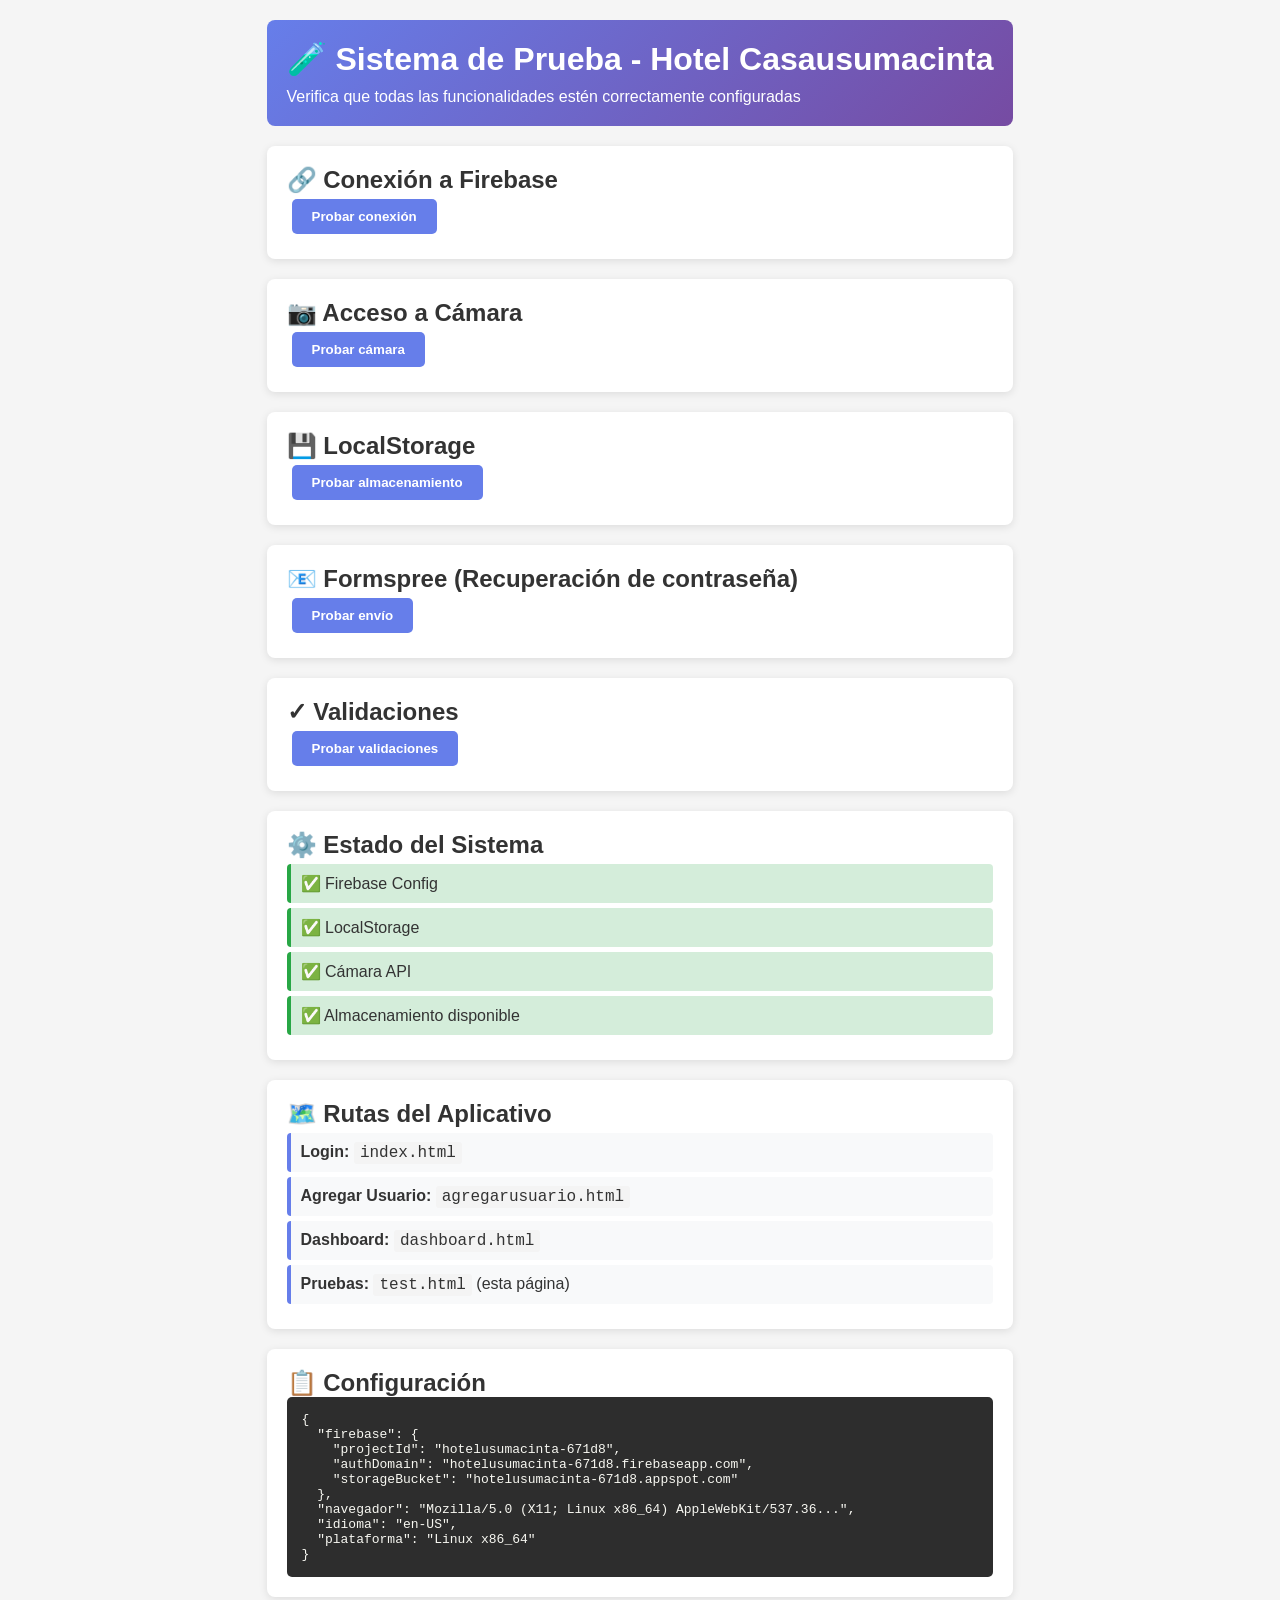
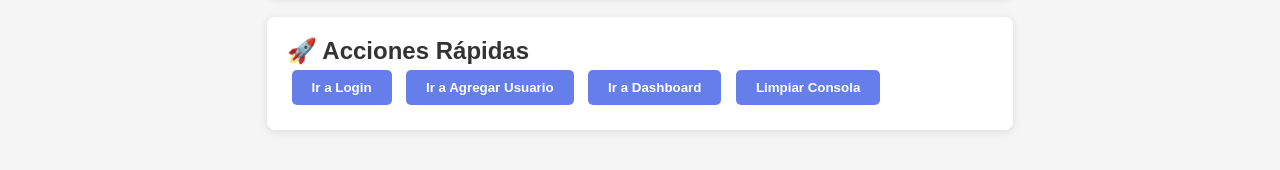
<file: test.html>
<!DOCTYPE html>
<html lang="es">
<head>
  <meta charset="UTF-8">
  <meta name="viewport" content="width=device-width, initial-scale=1.0">
  <title>Sistema de Prueba - Hotel Casausumacinta</title>
  <link rel="stylesheet" href="styles.css">
  <style>
    .test-container {
      padding: 20px;
      max-width: 1200px;
      margin: 0 auto;
    }

    .test-card {
      background: white;
      padding: 20px;
      margin: 20px 0;
      border-radius: 8px;
      box-shadow: 0 2px 8px rgba(0, 0, 0, 0.1);
    }

    .test-button {
      padding: 10px 20px;
      margin: 5px;
      background: #667eea;
      color: white;
      border: none;
      border-radius: 5px;
      cursor: pointer;
      font-weight: 600;
      transition: all 0.3s;
    }

    .test-button:hover {
      background: #764ba2;
      transform: translateY(-2px);
    }

    .test-result {
      margin-top: 10px;
      padding: 10px;
      border-radius: 5px;
      display: none;
    }

    .test-result.success {
      display: block;
      background: #d4edda;
      color: #155724;
      border: 1px solid #c3e6cb;
    }

    .test-result.error {
      display: block;
      background: #f8d7da;
      color: #721c24;
      border: 1px solid #f5c6cb;
    }

    .test-list {
      list-style: none;
      padding: 0;
    }

    .test-list li {
      padding: 10px;
      margin: 5px 0;
      background: #f8f9fa;
      border-left: 4px solid #667eea;
      border-radius: 4px;
    }

    .test-list li.pass {
      background: #d4edda;
      border-left-color: #28a745;
    }

    .test-list li.fail {
      background: #f8d7da;
      border-left-color: #dc3545;
    }

    code {
      background: #f4f4f4;
      padding: 2px 6px;
      border-radius: 3px;
      font-family: 'Courier New', monospace;
    }

    pre {
      background: #2d2d2d;
      color: #f8f8f2;
      padding: 15px;
      border-radius: 5px;
      overflow-x: auto;
    }

    .header-test {
      background: linear-gradient(135deg, #667eea 0%, #764ba2 100%);
      color: white;
      padding: 20px;
      border-radius: 8px;
      margin-bottom: 20px;
    }

    .header-test h1 {
      margin: 0 0 10px 0;
    }
  </style>
</head>
<body style="background: #f5f5f5;">
  <div class="test-container">
    <div class="header-test">
      <h1>🧪 Sistema de Prueba - Hotel Casausumacinta</h1>
      <p>Verifica que todas las funcionalidades estén correctamente configuradas</p>
    </div>

    <!-- Prueba de conexión a Firebase -->
    <div class="test-card">
      <h2>🔗 Conexión a Firebase</h2>
      <button class="test-button" onclick="probarFirebase()">Probar conexión</button>
      <div id="resultFirebase" class="test-result"></div>
    </div>

    <!-- Prueba de cámara -->
    <div class="test-card">
      <h2>📷 Acceso a Cámara</h2>
      <button class="test-button" onclick="probarCamara()">Probar cámara</button>
      <video id="videoPrueba" style="max-width: 300px; border-radius: 5px; margin-top: 10px; display: none;"></video>
      <button class="test-button" id="detenerCamara" onclick="detenerCamara()" style="display: none;">Detener</button>
      <div id="resultCamara" class="test-result"></div>
    </div>

    <!-- Prueba de almacenamiento local -->
    <div class="test-card">
      <h2>💾 LocalStorage</h2>
      <button class="test-button" onclick="probarLocalStorage()">Probar almacenamiento</button>
      <div id="resultStorage" class="test-result"></div>
    </div>

    <!-- Prueba de Formspree -->
    <div class="test-card">
      <h2>📧 Formspree (Recuperación de contraseña)</h2>
      <button class="test-button" onclick="probarFormspree()">Probar envío</button>
      <div id="resultFormspree" class="test-result"></div>
    </div>

    <!-- Prueba de validaciones -->
    <div class="test-card">
      <h2>✓ Validaciones</h2>
      <button class="test-button" onclick="probarValidaciones()">Probar validaciones</button>
      <div id="resultValidaciones" class="test-result"></div>
    </div>

    <!-- Estado del sistema -->
    <div class="test-card">
      <h2>⚙️ Estado del Sistema</h2>
      <ul class="test-list" id="estadoSistema"></ul>
    </div>

    <!-- Rutas disponibles -->
    <div class="test-card">
      <h2>🗺️ Rutas del Aplicativo</h2>
      <ul class="test-list">
        <li><strong>Login:</strong> <code>index.html</code></li>
        <li><strong>Agregar Usuario:</strong> <code>agregarusuario.html</code></li>
        <li><strong>Dashboard:</strong> <code>dashboard.html</code></li>
        <li><strong>Pruebas:</strong> <code>test.html</code> (esta página)</li>
      </ul>
    </div>

    <!-- Resumen de configuración -->
    <div class="test-card">
      <h2>📋 Configuración</h2>
      <pre id="configResumen"></pre>
    </div>

    <!-- Botones de acción rápida -->
    <div class="test-card">
      <h2>🚀 Acciones Rápidas</h2>
      <button class="test-button" onclick="irALogin()">Ir a Login</button>
      <button class="test-button" onclick="irAgregarUsuario()">Ir a Agregar Usuario</button>
      <button class="test-button" onclick="irADashboard()">Ir a Dashboard</button>
      <button class="test-button" onclick="limpiarConsola()">Limpiar Consola</button>
    </div>
  </div>

  <script type="module">
    import { firebaseConfig } from './config.js';
    import { validarEmail, validarTelefono, validarContraseña } from './utils.js';

    // Prueba de Firebase
    window.probarFirebase = function() {
      const resultado = document.getElementById('resultFirebase');
      try {
        const checks = {
          'API Key': !!firebaseConfig.apiKey,
          'Auth Domain': !!firebaseConfig.authDomain,
          'Project ID': !!firebaseConfig.projectId,
          'Storage Bucket': !!firebaseConfig.storageBucket,
          'Messaging Sender ID': !!firebaseConfig.messagingSenderId,
          'App ID': !!firebaseConfig.appId
        };

        let html = '<strong>Verificando configuración:</strong><ul class="test-list">';
        let todoOk = true;

        for (const [key, value] of Object.entries(checks)) {
          html += `<li class="${value ? 'pass' : 'fail'}">
            ${value ? '✅' : '❌'} ${key}: ${value ? 'Configurado' : 'FALTA'}
          </li>`;
          if (!value) todoOk = false;
        }

        html += '</ul>';
        resultado.innerHTML = html;
        resultado.className = `test-result ${todoOk ? 'success' : 'error'}`;

      } catch (error) {
        resultado.innerHTML = `❌ Error: ${error.message}`;
        resultado.className = 'test-result error';
      }
    };

    // Prueba de cámara
    window.probarCamara = async function() {
      const resultado = document.getElementById('resultCamara');
      try {
        const stream = await navigator.mediaDevices.getUserMedia({ video: true });
        const video = document.getElementById('videoPrueba');
        video.srcObject = stream;
        video.style.display = 'block';
        document.getElementById('detenerCamara').style.display = 'inline-block';

        resultado.innerHTML = '✅ Cámara funcionando correctamente';
        resultado.className = 'test-result success';

        window.cameraStream = stream;
      } catch (error) {
        resultado.innerHTML = `❌ Error: ${error.message}`;
        resultado.className = 'test-result error';
      }
    };

    window.detenerCamara = function() {
      if (window.cameraStream) {
        window.cameraStream.getTracks().forEach(track => track.stop());
        document.getElementById('videoPrueba').style.display = 'none';
        document.getElementById('detenerCamara').style.display = 'none';
      }
    };

    // Prueba de LocalStorage
    window.probarLocalStorage = function() {
      const resultado = document.getElementById('resultStorage');
      try {
        localStorage.setItem('test_key', 'test_value');
        const valor = localStorage.getItem('test_key');
        localStorage.removeItem('test_key');

        if (valor === 'test_value') {
          resultado.innerHTML = '✅ LocalStorage funcionando correctamente';
          resultado.className = 'test-result success';
        } else {
          throw new Error('No se pudo recuperar el valor');
        }
      } catch (error) {
        resultado.innerHTML = `❌ Error: ${error.message}`;
        resultado.className = 'test-result error';
      }
    };

    // Prueba de Formspree
    window.probarFormspree = async function() {
      const resultado = document.getElementById('resultFormspree');
      try {
        const response = await fetch('https://formspree.io/f/mdawakab', {
          method: 'POST',
          headers: { 'Content-Type': 'application/json' },
          body: JSON.stringify({
            nombreCompleto: 'Prueba Sistema',
            correo: 'test@prueba.com',
            telefono: '1234567890',
            asunto: 'Prueba de conexión'
          })
        });

        if (response.ok) {
          resultado.innerHTML = '✅ Formspree conectado correctamente';
          resultado.className = 'test-result success';
        } else {
          throw new Error('Respuesta no válida');
        }
      } catch (error) {
        resultado.innerHTML = `❌ Error: ${error.message}`;
        resultado.className = 'test-result error';
      }
    };

    // Prueba de validaciones
    window.probarValidaciones = function() {
      const resultado = document.getElementById('resultValidaciones');
      
      const tests = [
        { nombre: 'Email válido', fn: () => validarEmail('test@example.com'), expected: true },
        { nombre: 'Email inválido', fn: () => validarEmail('email_invalido'), expected: false },
        { nombre: 'Teléfono válido', fn: () => validarTelefono('+52 5512345678'), expected: true },
        { nombre: 'Teléfono inválido', fn: () => validarTelefono('123'), expected: false },
        { nombre: 'Contraseña válida', fn: () => validarContraseña('abc123'), expected: true },
        { nombre: 'Contraseña muy corta', fn: () => validarContraseña('123'), expected: false }
      ];

      let html = '<ul class="test-list">';
      let todoOk = true;

      tests.forEach(test => {
        const resultado = test.fn();
        const pass = resultado === test.expected;
        html += `<li class="${pass ? 'pass' : 'fail'}">
          ${pass ? '✅' : '❌'} ${test.nombre}
        </li>`;
        if (!pass) todoOk = false;
      });

      html += '</ul>';
      resultado.innerHTML = html;
      resultado.className = `test-result ${todoOk ? 'success' : 'error'}`;
    };

    // Estado del sistema
    window.mostrarEstado = function() {
      const estadoDiv = document.getElementById('estadoSistema');
      const checks = [
        { name: 'Firebase Config', ok: !!firebaseConfig.apiKey },
        { name: 'LocalStorage', ok: typeof Storage !== 'undefined' },
        { name: 'Cámara API', ok: !!navigator.mediaDevices?.getUserMedia },
        { name: 'Almacenamiento disponible', ok: navigator.storage?.persist !== undefined }
      ];

      let html = '';
      checks.forEach(check => {
        html += `<li class="${check.ok ? 'pass' : 'fail'}">
          ${check.ok ? '✅' : '❌'} ${check.name}
        </li>`;
      });

      estadoDiv.innerHTML = html;
    };

    // Mostrar configuración
    window.mostrarConfig = function() {
      const configDiv = document.getElementById('configResumen');
      configDiv.textContent = `{
  "firebase": {
    "projectId": "${firebaseConfig.projectId}",
    "authDomain": "${firebaseConfig.authDomain}",
    "storageBucket": "${firebaseConfig.storageBucket}"
  },
  "navegador": "${navigator.userAgent.substring(0, 50)}...",
  "idioma": "${navigator.language}",
  "plataforma": "${navigator.platform}"
}`;
    };

    // Funciones de navegación
    window.irALogin = () => window.location.href = 'index.html';
    window.irAgregarUsuario = () => window.location.href = 'agregarusuario.html';
    window.irADashboard = () => window.location.href = 'dashboard.html';
    window.limpiarConsola = () => console.clear();

    // Ejecutar al cargar
    mostrarEstado();
    mostrarConfig();
  </script>
</body>
</html>
</file>
<file: styles.css>
* {
  margin: 0;
  padding: 0;
  box-sizing: border-box;
}

body {
  font-family: 'Segoe UI', Tahoma, Geneva, Verdana, sans-serif;
  background: linear-gradient(135deg, #35462A 0%, #5FAB67 100%);
  min-height: 100vh;
  display: flex;
  justify-content: center;
  align-items: center;
  color: #333;
}

.login-page {
  background: linear-gradient(135deg, #35462A 0%, #5FAB67 100%);
}

.login-container {
  display: flex;
  justify-content: center;
  align-items: center;
  min-height: 100vh;
  padding: 20px;
}

.login-card {
  background: white;
  border-radius: 10px;
  box-shadow: 0 10px 40px rgba(0, 0, 0, 0.3);
  width: 100%;
  max-width: 450px;
  padding: 40px;
}

.hotel-logo {
  text-align: center;
  margin-bottom: 30px;
}

.logo-img {
  max-width: 80px;
  height: auto;
  margin-bottom: 15px;
}

.hotel-logo h1 {
  color: #35462A;
  font-size: 24px;
  font-weight: 600;
}

.form-section {
  transition: all 0.3s ease;
}

.login-form {
  display: flex;
  flex-direction: column;
  gap: 15px;
}

.form-group {
  display: flex;
  flex-direction: column;
}

.form-group label {
  font-weight: 500;
  margin-bottom: 5px;
  color: #333;
}

.form-group input {
  padding: 12px;
  border: 2px solid #e0e0e0;
  border-radius: 5px;
  font-size: 14px;
  transition: border-color 0.3s;
}

.form-group input:focus {
  outline: none;
  border-color: #C1A44D;
}

.btn-login {
  padding: 12px;
  background: linear-gradient(135deg, #C1A44D 0%, #966237 100%);
  color: white;
  border: none;
  border-radius: 5px;
  font-size: 16px;
  font-weight: 600;
  cursor: pointer;
  transition: all 0.3s;
  margin-top: 10px;
}

.btn-login:hover {
  transform: translateY(-2px);
  box-shadow: 0 5px 20px rgba(193, 164, 77, 0.4);
}

.login-footer {
  display: flex;
  justify-content: center;
  align-items: center;
  gap: 10px;
  margin-top: 20px;
  font-size: 14px;
}

.link-forgot-password,
.link-register,
.link-back {
  color: #C1A44D;
  text-decoration: none;
  font-weight: 500;
  cursor: pointer;
  transition: color 0.3s;
}

.link-forgot-password:hover,
.link-register:hover,
.link-back:hover {
  color: #966237;
  text-decoration: underline;
}

.divider {
  color: #ddd;
}

.form-description {
  color: #666;
  font-size: 13px;
  margin-bottom: 15px;
  text-align: center;
}

.camera-preview {
  margin-top: 20px;
  text-align: center;
}

#videoLogin {
  width: 100%;
  max-width: 300px;
  border-radius: 5px;
  background: #000;
  margin-bottom: 10px;
}

.btn-capture {
  padding: 10px 20px;
  background: #4CAF50;
  color: white;
  border: none;
  border-radius: 5px;
  cursor: pointer;
  font-weight: 600;
  transition: background 0.3s;
}

.btn-capture:hover {
  background: #45a049;
}

.message-container {
  margin-top: 20px;
  padding: 12px;
  border-radius: 5px;
  display: none;
}

.message-container.error {
  display: block;
  background-color: #ffebee;
  color: #c62828;
  border: 1px solid #ef5350;
}

.message-container.success {
  display: block;
  background-color: #e8f5e9;
  color: #2e7d32;
  border: 1px solid #66bb6a;
}

/* Responsivo para móviles */
@media (max-width: 600px) {
  .login-card {
    padding: 30px 20px;
  }

  .hotel-logo h1 {
    font-size: 20px;
  }

  .form-group input,
  .btn-login {
    font-size: 16px;
  }

  .login-footer {
    flex-direction: column;
    gap: 8px;
  }

  .divider {
    display: none;
  }
}

/* Estilos para Dashboard (SPA) */
.dashboard-container {
  display: flex;
  min-height: 100vh;
  background: #f5f5f5;
}

.sidebar {
  width: 260px;
  background: #35462A;
  color: white;
  overflow-y: auto;
  position: fixed;
  height: 100vh;
  display: flex;
  flex-direction: column;
  box-shadow: 4px 0 24px rgba(0,0,0,0.18);
}

.sidebar-brand {
  display: flex;
  align-items: center;
  gap: 12px;
  padding: 22px 20px 18px;
  border-bottom: 1px solid rgba(255,255,255,0.1);
  flex-shrink: 0;
}

.sidebar-logo-icon {
  width: 42px;
  height: 42px;
  background: linear-gradient(135deg, #C1A44D, #966237);
  border-radius: 11px;
  display: flex;
  align-items: center;
  justify-content: center;
  font-size: 19px;
  color: white;
  flex-shrink: 0;
}

.sidebar-title {
  font-size: 15px;
  font-weight: 700;
  color: #C1A44D;
  line-height: 1.2;
}

.sidebar-subtitle {
  font-size: 11px;
  color: rgba(255,255,255,0.4);
  margin-top: 2px;
}

.sidebar-footer {
  padding: 10px 12px 16px;
  border-top: 1px solid rgba(255,255,255,0.08);
  flex-shrink: 0;
}

.nav-menu {
  display: flex;
  flex-direction: column;
  padding: 12px;
  flex: 1;
  gap: 2px;
  overflow-y: auto;
}

.nav-item {
  display: flex;
  align-items: center;
  gap: 10px;
  padding: 11px 14px;
  background: transparent;
  border-radius: 9px;
  cursor: pointer;
  transition: all 0.2s ease;
  border: none;
  color: rgba(255, 255, 255, 0.65);
  text-align: left;
  font-size: 13.5px;
  font-weight: 500;
  text-decoration: none;
  width: 100%;
}

.nav-item i {
  width: 18px;
  font-size: 14px;
  text-align: center;
  flex-shrink: 0;
  opacity: 0.8;
}

.nav-item:hover {
  background: rgba(193, 164, 77, 0.14);
  color: #C1A44D;
}

.nav-item:hover i {
  opacity: 1;
}

.nav-item.active {
  background: #C1A44D;
  color: #2d3d22;
  font-weight: 700;
}

.nav-item.active i {
  opacity: 1;
}

.nav-item.btn-logout {
  color: rgba(255,255,255,0.55);
  background: transparent;
}

.nav-item.btn-logout:hover {
  background: rgba(231, 76, 60, 0.18);
  color: #ff7b7b;
}

.main-content {
  margin-left: 260px;
  padding: 28px;
  flex: 1;
  overflow-y: auto;
}

.content-section {
  display: none;
  animation: fadeIn 0.3s ease-in;
}

.content-section.active {
  display: block;
}

@keyframes fadeIn {
  from {
    opacity: 0;
  }
  to {
    opacity: 1;
  }
}

.content-card {
  background: white;
  border-radius: 14px;
  padding: 24px;
  box-shadow: 0 2px 14px rgba(0, 0, 0, 0.07);
  margin-bottom: 22px;
  border: 1px solid rgba(0,0,0,0.05);
}

.content-card h2 {
  margin-bottom: 18px;
  color: #1f2937;
  font-size: 17px;
  font-weight: 700;
  display: flex;
  align-items: center;
  gap: 10px;
}

/* Tabla de usuarios */
.users-table {
  width: 100%;
  border-collapse: collapse;
  margin-top: 15px;
}

.users-table thead {
  background: #ecf0f1;
}

.users-table th,
.users-table td {
  padding: 12px;
  text-align: left;
  border-bottom: 1px solid #ddd;
}

.users-table tbody tr:hover {
  background: #f8f9fa;
}

.btn-action {
  padding: 8px 12px;
  margin: 2px;
  border: none;
  border-radius: 4px;
  cursor: pointer;
  font-size: 12px;
  font-weight: 600;
  transition: all 0.3s;
}

.btn-edit {
  background: #3498db;
  color: white;
}

.btn-edit:hover {
  background: #2980b9;
}

.btn-delete {
  background: #e74c3c;
  color: white;
}

.btn-delete:hover {
  background: #c0392b;
}

.btn-view {
  background: #95a5a6;
  color: white;
}

.btn-view:hover {
  background: #7f8c8d;
}

/* Modal */
.modal {
  display: none;
  position: fixed;
  z-index: 1000;
  inset: 0;
  background-color: rgba(0, 0, 0, 0.5);
  align-items: center;
  justify-content: center;
  padding: 20px;
  animation: fadeIn 0.3s ease-in;
}

.modal.active {
  display: flex;
}

@keyframes fadeIn {
  from { opacity: 0; }
  to { opacity: 1; }
}

@keyframes slideUp {
  from {
    transform: translateY(30px);
    opacity: 0;
  }
  to {
    transform: translateY(0);
    opacity: 1;
  }
}

#modalContent {
  background-color: #ffffff;
  border-radius: 16px;
  width: 100%;
  max-width: 600px;
  box-shadow: 0 20px 60px rgba(0, 0, 0, 0.3);
  overflow: hidden;
  display: flex;
  flex-direction: column;
  animation: slideUp 0.3s ease-out;
  max-height: 85vh;
}

.modal-content {
  background-color: #ffffff;
  border-radius: 16px;
  width: 100%;
  max-width: 720px;
  box-shadow: 0 20px 60px rgba(0, 0, 0, 0.35);
  overflow: hidden;
  display: flex;
  flex-direction: column;
}

.modal-header {
  padding: 24px;
  background: linear-gradient(135deg, #2f5230 0%, #5FAB67 100%);
  color: #fff;
  display: flex;
  align-items: center;
  justify-content: space-between;
  box-shadow: 0 2px 8px rgba(47, 82, 48, 0.15);
}

.modal-header h2 {
  margin: 0;
  font-size: 20px;
  font-weight: 700;
  letter-spacing: 0.5px;
}

.modal-body {
  padding: 24px;
  max-height: 70vh;
  overflow-y: auto;
  flex: 1;
}

.modal-form {
  display: grid;
  grid-template-columns: 1fr 1fr;
  gap: 16px;
}

.modal-form > div {
  display: flex;
  flex-direction: column;
}

.modal-form label {
  display: block;
  font-weight: 600;
  color: #2c3e50;
  margin-bottom: 8px;
  font-size: 14px;
}

.modal-form input,
.modal-form select,
.modal-form textarea {
  width: 100%;
  padding: 12px;
  border-radius: 8px;
  border: 1px solid #e0e6e9;
  background: #fff;
  font-size: 14px;
  font-family: inherit;
  transition: all 0.3s ease;
}

.modal-form input:focus,
.modal-form select:focus,
.modal-form textarea:focus {
  outline: none;
  border-color: #2f8b3a;
  box-shadow: 0 0 0 3px rgba(47, 139, 58, 0.1);
}

.modal-form input::placeholder {
  color: #9ca3af;
}

.modal-form textarea {
  grid-column: 1 / -1;
  min-height: 84px;
}

.venta-productos-buscar {
  width: 100%;
  padding: 12px;
  border-radius: 8px;
  border: 1px solid #d1d5db;
  background: #fff;
  font-size: 14px;
}

.venta-productos-list {
  display: grid;
  gap: 10px;
  max-height: 280px;
  overflow-y: auto;
  padding-right: 4px;
}

.venta-producto-card {
  display: flex;
  align-items: center;
  justify-content: space-between;
  padding: 14px 16px;
  border-radius: 12px;
  border: 1px solid #e5e7eb;
  background: #f8fafb;
  gap: 12px;
}

.venta-selected-table {
  width: 100%;
  border-collapse: collapse;
  font-size: 14px;
}

.venta-selected-table th,
.venta-selected-table td {
  padding: 10px 8px;
  border-bottom: 1px solid #e5e7eb;
  text-align: left;
  vertical-align: middle;
}

.venta-selected-table th {
  font-weight: 700;
  color: #374151;
}

.venta-selected-table td:last-child {
  text-align: center;
}

.modal-actions {
  display: flex;
  justify-content: flex-end;
  gap: 12px;
  padding: 20px 24px;
  background: #f9fafb;
  border-top: 1px solid #e5e7eb;
}

.btn-primary {
  background: linear-gradient(135deg, #2f8b3a 0%, #27ae60 100%);
  color: white;
  padding: 11px 24px;
  border-radius: 8px;
  border: none;
  font-weight: 600;
  font-size: 14px;
  cursor: pointer;
  transition: all 0.3s ease;
  box-shadow: 0 2px 8px rgba(47, 139, 58, 0.2);
  letter-spacing: 0.3px;
}

.btn-primary:hover {
  transform: translateY(-2px);
  box-shadow: 0 4px 12px rgba(47, 139, 58, 0.3);
}

.btn-primary:active {
  transform: translateY(0);
}

.btn-secondary {
  background: #f0f1f3;
  color: #2c3e50;
  padding: 11px 24px;
  border-radius: 8px;
  border: 1px solid #d0d7de;
  font-weight: 600;
  font-size: 14px;
  cursor: pointer;
  transition: all 0.3s ease;
}

.btn-secondary:hover {
  background: #e5e7eb;
  border-color: #b0bfcc;
}

.close-modal {
  background: rgba(255, 255, 255, 0.2);
  border: none;
  color: #ffffff;
  font-size: 28px;
  cursor: pointer;
  width: 36px;
  height: 36px;
  border-radius: 50%;
  display: flex;
  align-items: center;
  justify-content: center;
  transition: all 0.3s ease;
}

.close-modal:hover {
  background: rgba(255, 255, 255, 0.3);
  transform: rotate(90deg);
}

@media (max-width: 768px) {
  .sidebar {
    width: 100%;
    height: auto;
    position: relative;
  }

  .main-content {
    margin-left: 0;
  }

  .nav-menu {
    flex-direction: row;
    gap: 5px;
    overflow-x: auto;
  }

  .nav-item {
    flex: 1;
    min-width: 100px;
    padding: 10px 8px;
    font-size: 12px;
  }

  .modal-content {
    margin: 0 auto;
    width: 96%;
    max-width: 640px;
  }

  .modal-form {
    grid-template-columns: 1fr;
  }
}
</file>
